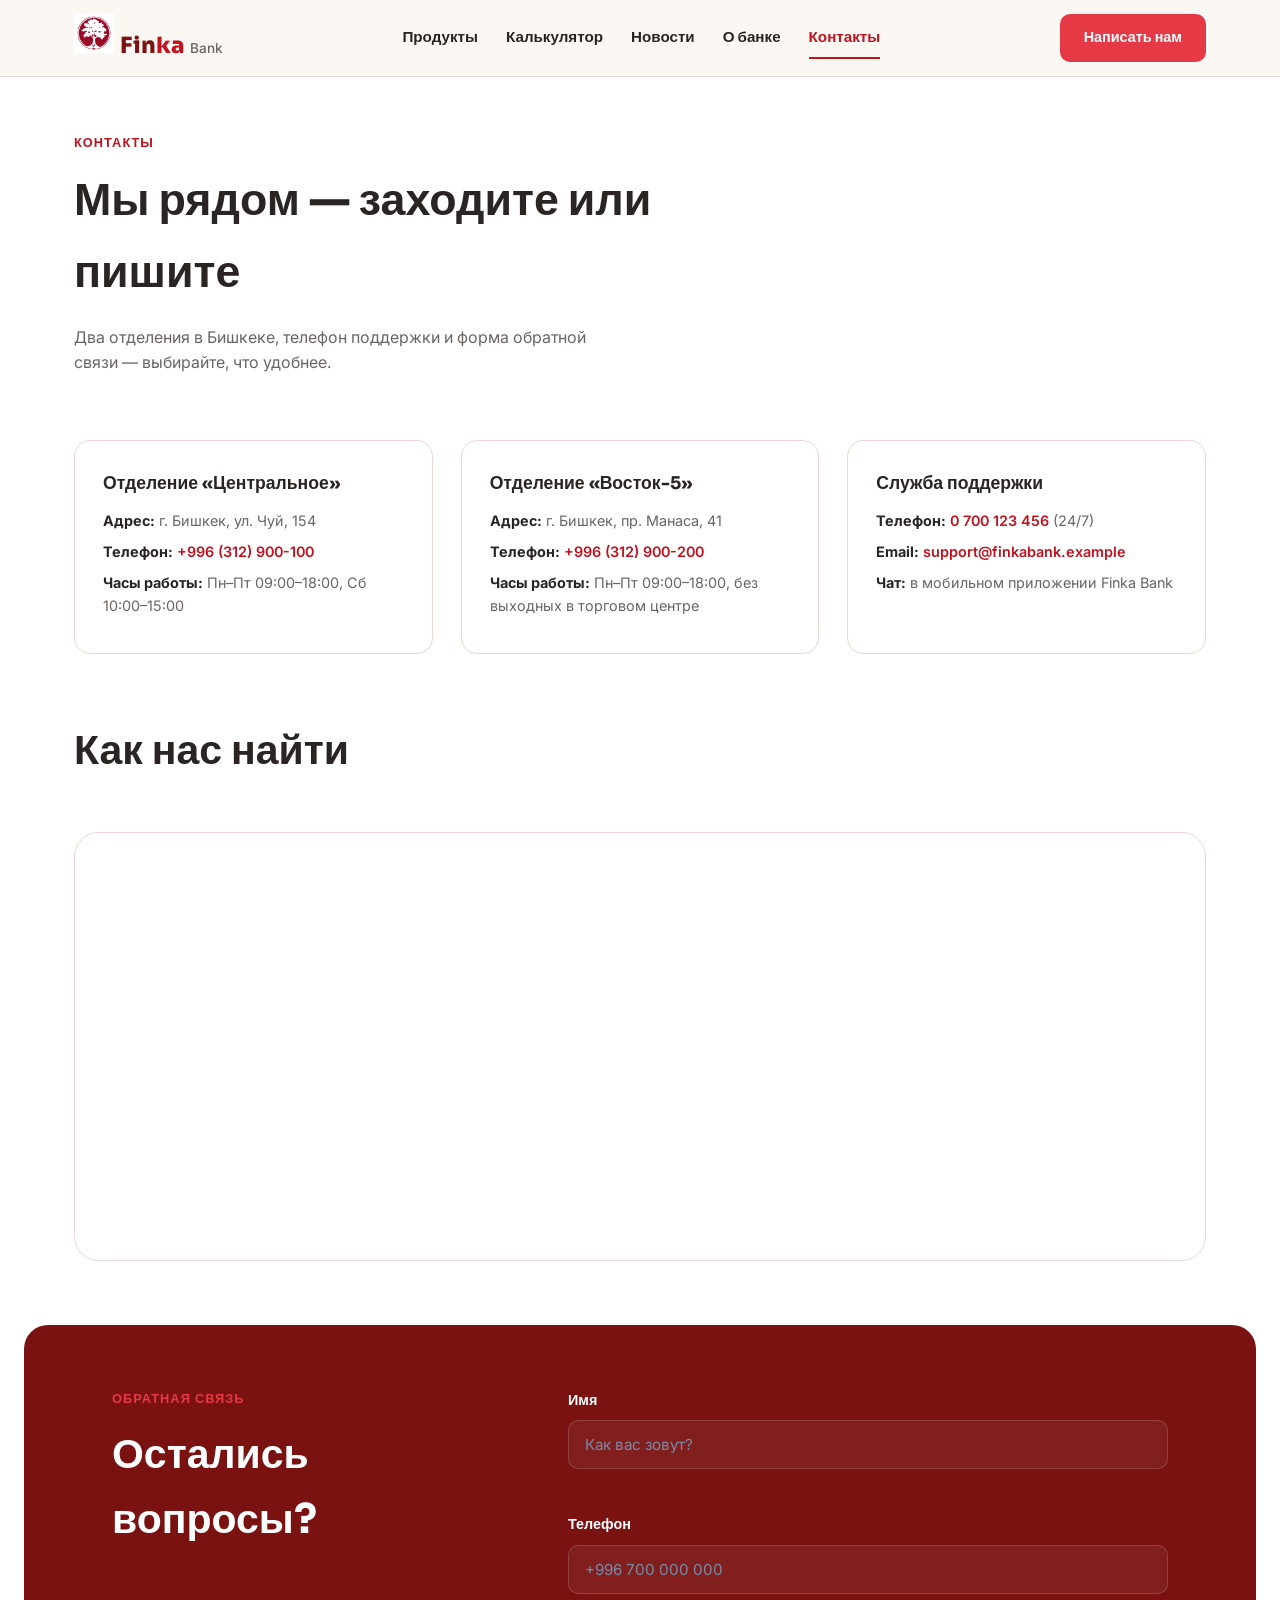
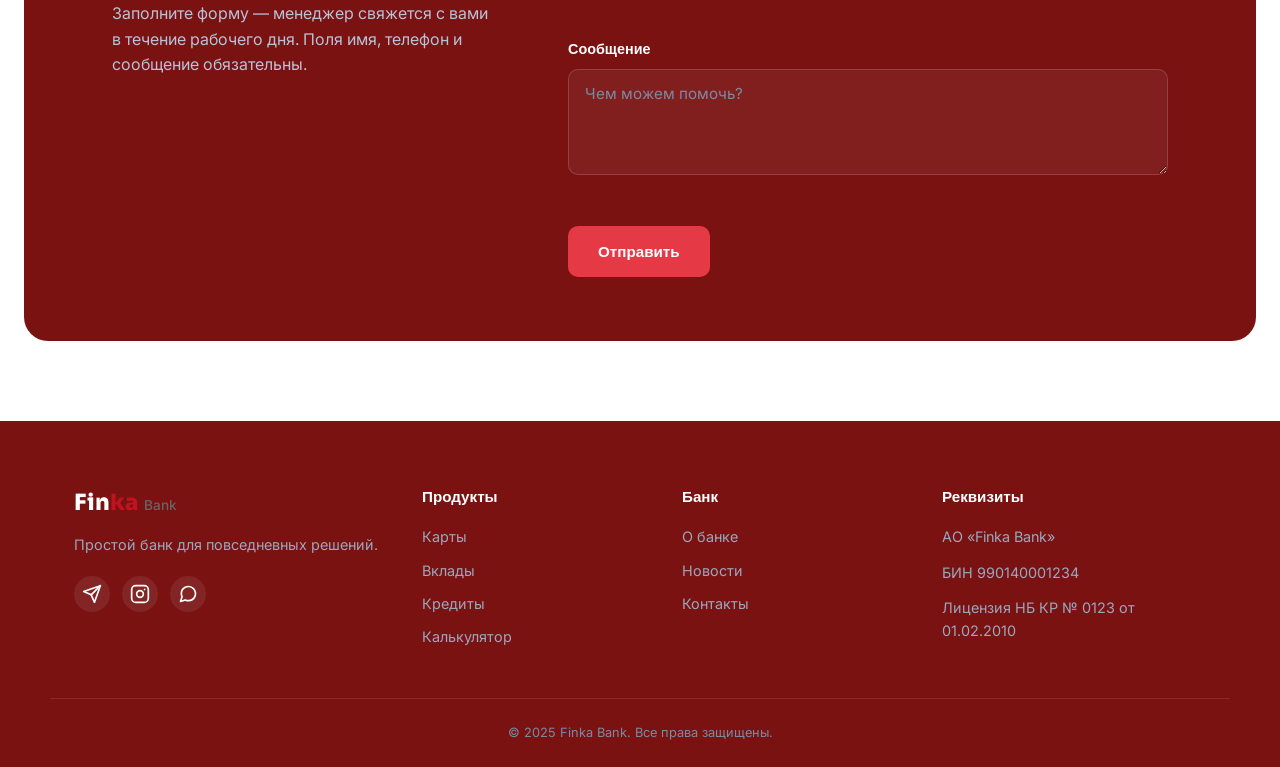
<file: contacts.html>
<!DOCTYPE html>
<html lang="ru">
<head>
  <meta charset="UTF-8">
  <meta name="viewport" content="width=device-width, initial-scale=1.0">
  <title>Контакты — Finka Bank</title>
  <link rel="preconnect" href="https://fonts.googleapis.com">
  <link href="https://fonts.googleapis.com/css2?family=Sora:wght@400;600;700;800&family=Inter:wght@400;500;600&display=swap" rel="stylesheet">
  <link rel="stylesheet" href="css/styles.css">
</head>
<body>

   
  <header class="header" id="header">
    <div class="container header__inner">
      <a href="index.html" class="logo">
        
        <img class="logo__image" src="images/finka.jpg" alt="Логотип Finka Bank" onerror="this.style.display='none'">
        <span class="logo__mark">Fin<span class="logo__accent">ka</span></span>
        <span class="logo__sub">Bank</span>
      </a>

      <nav class="nav" id="nav">
        <a href="index.html#products" class="nav__link">Продукты</a>
        <a href="index.html#calculator" class="nav__link">Калькулятор</a>
        <a href="index.html#news" class="nav__link">Новости</a>
        <a href="index.html#advantages" class="nav__link">О банке</a>
        <a href="contacts.html" class="nav__link nav__link--active">Контакты</a>
      </nav>

      <a href="#feedback-form" class="btn btn--primary header__cta">Написать нам</a>

      <button class="burger" id="burger" aria-label="Открыть меню">
        <span></span><span></span><span></span>
      </button>
    </div>
  </header>

  
  <section class="page-hero">
    <div class="container">
      <p class="eyebrow">Контакты</p>
      <h1 class="page-hero__title">Мы рядом — заходите или пишите</h1>
      <p class="page-hero__lead">
        Два отделения в Бишкеке, телефон поддержки и форма обратной связи —
        выбирайте, что удобнее.
      </p>
    </div>
  </section>

  
  <section class="branches">
    <div class="container">
      <div class="branches__grid">

        <div class="branch">
          <h3 class="branch__title">Отделение «Центральное»</h3>
          <p class="branch__row"><strong>Адрес:</strong> г. Бишкек, ул. Чуй, 154</p>
          <p class="branch__row"><strong>Телефон:</strong> <a href="tel:+996312900100">+996 (312) 900-100</a></p>
          <p class="branch__row"><strong>Часы работы:</strong> Пн–Пт 09:00–18:00, Сб 10:00–15:00</p>
        </div>

        <div class="branch">
          <h3 class="branch__title">Отделение «Восток-5»</h3>
          <p class="branch__row"><strong>Адрес:</strong> г. Бишкек, пр. Манаса, 41</p>
          <p class="branch__row"><strong>Телефон:</strong> <a href="tel:+996312900200">+996 (312) 900-200</a></p>
          <p class="branch__row"><strong>Часы работы:</strong> Пн–Пт 09:00–18:00, без выходных в торговом центре</p>
        </div>

        <div class="branch">
          <h3 class="branch__title">Служба поддержки</h3>
          <p class="branch__row"><strong>Телефон:</strong> <a href="tel:+996700123456">0 700 123 456</a> (24/7)</p>
          <p class="branch__row"><strong>Email:</strong> <a href="mailto:support@finkabank.example">support@finkabank.example</a></p>
          <p class="branch__row"><strong>Чат:</strong> в мобильном приложении Finka Bank</p>
        </div>

      </div>
    </div>
  </section>

  <section class="map-section">
    <div class="container">
      <h2 class="section__title">Как нас найти</h2>
      <div class="map-wrapper">
        <iframe
          src="https://www.google.com/maps?q=Бишкек,улица Фрунзе 131&output=embed"
          width="600"
          height="450"
          style="border:0;"
          allowfullscreen=""
          loading="lazy"
          referrerpolicy="no-referrer-when-downgrade"
          title="Карта отделения Finka Bank на улице Фрунзе">
        </iframe>
      </div>
    </div>
  </section>

  <section class="feedback" id="feedback-form">
    <div class="container feedback__inner">
      <div class="feedback__intro">
        <p class="section__eyebrow section__eyebrow--light">Обратная связь</p>
        <h2 class="section__title section__title--light">Остались вопросы?</h2>
        <p class="feedback__text">
          Заполните форму — менеджер свяжется с вами в течение рабочего дня.
          Поля имя, телефон и сообщение обязательны.
        </p>
      </div>

      <form class="form" id="feedbackForm" novalidate>
        <div class="form__field">
          <label for="name">Имя</label>
          <input type="text" id="name" name="name" placeholder="Как вас зовут?">
          <span class="form__error" id="nameError"></span>
        </div>

        <div class="form__field">
          <label for="phone">Телефон</label>
          <input type="tel" id="phone" name="phone" placeholder="+996 700 000 000">
          <span class="form__error" id="phoneError"></span>
        </div>

        <div class="form__field">
          <label for="message">Сообщение</label>
          <textarea id="message" name="message" rows="4" placeholder="Чем можем помочь?"></textarea>
          <span class="form__error" id="messageError"></span>
        </div>

        <button type="submit" class="btn btn--primary form__submit">Отправить</button>

        <p class="form__success" id="formSuccess">Спасибо! Мы получили ваше сообщение и скоро ответим.</p>
      </form>
    </div>
  </section>


  <footer class="footer">
    <div class="container footer__inner">

      <div class="footer__col footer__col--brand">
        <a href="index.html" class="logo logo--footer">
         
          <span class="logo__mark">Fin<span class="logo__accent">ka</span></span>
          <span class="logo__sub">Bank</span>
        </a>
        <p class="footer__text">Простой банк для повседневных решений.</p>
        <div class="footer__social">
          <a href="#" aria-label="Telegram" class="footer__social-link">
            <svg width="20" height="20" viewBox="0 0 24 24" fill="none" stroke="currentColor" stroke-width="2" stroke-linecap="round" stroke-linejoin="round"><path d="M22 2 11 13"/><path d="M22 2 15 22l-4-9-9-4 20-7z"/></svg>
          </a>
          <a href="#" aria-label="Instagram" class="footer__social-link">
            <svg width="20" height="20" viewBox="0 0 24 24" fill="none" stroke="currentColor" stroke-width="2" stroke-linecap="round" stroke-linejoin="round"><rect x="2" y="2" width="20" height="20" rx="5"/><circle cx="12" cy="12" r="4"/><line x1="17.5" y1="6.5" x2="17.5" y2="6.5"/></svg>
          </a>
          <a href="#" aria-label="WhatsApp" class="footer__social-link">
            <svg width="20" height="20" viewBox="0 0 24 24" fill="none" stroke="currentColor" stroke-width="2" stroke-linecap="round" stroke-linejoin="round"><path d="M21 11.5a8.38 8.38 0 0 1-.9 3.8 8.5 8.5 0 0 1-7.6 4.7 8.38 8.38 0 0 1-3.8-.9L3 21l1.9-5.7a8.38 8.38 0 0 1-.9-3.8 8.5 8.5 0 0 1 4.7-7.6 8.38 8.38 0 0 1 3.8-.9h.5a8.48 8.48 0 0 1 8 8v.5z"/></svg>
          </a>
        </div>
      </div>

      <div class="footer__col">
        <h4 class="footer__heading">Продукты</h4>
        <a href="index.html#products" class="footer__link">Карты</a>
        <a href="index.html#products" class="footer__link">Вклады</a>
        <a href="index.html#products" class="footer__link">Кредиты</a>
        <a href="index.html#calculator" class="footer__link">Калькулятор</a>
      </div>

      <div class="footer__col">
        <h4 class="footer__heading">Банк</h4>
        <a href="index.html#advantages" class="footer__link">О банке</a>
        <a href="index.html#news" class="footer__link">Новости</a>
        <a href="contacts.html" class="footer__link">Контакты</a>
      </div>

      <div class="footer__col">
        <h4 class="footer__heading">Реквизиты</h4>
        <p class="footer__text">АО «Finka Bank»</p>
        <p class="footer__text">БИН 990140001234</p>
        <p class="footer__text">Лицензия НБ КР № 0123 от 01.02.2010</p>
      </div>

    </div>

    <div class="container footer__bottom">
      <p>© 2025 Finka Bank. Все права защищены.</p>
    </div>
  </footer>

  <script src="js/script.js"></script>
</body>
</html>
</file>
<file: css/styles.css>
/* =========================================================
   FINKA BANK — STYLES
   Design tokens + base + components + responsive rules
   ========================================================= */

:root {
  /* Colors — Finka Bank red & white palette */
  --color-navy: #7A1212;
  --color-navy-light: #9C1B1B;
  --color-mint: #E63946;
  --color-mint-dark: #C1121F;
  --color-gold: #FF6B6B;
  --color-cream: #FFFFFF;
  --color-sand: #FCEAEA;
  --color-text: #2A2424;
  --color-text-light: #6B6464;
  --color-border: #F0D6D6;

  /* Typography */
  --font-display: 'Sora', sans-serif;
  --font-body: 'Inter', sans-serif;

  /* Layout */
  --container-width: 1180px;
  --radius-sm: 10px;
  --radius-md: 16px;
  --radius-lg: 24px;
}

/* ---------- Reset & base ---------- */
* {
  margin: 0;
  padding: 0;
  box-sizing: border-box;
}

html {
  scroll-behavior: smooth;
  overflow-x: hidden;
}

body {
  font-family: var(--font-body);
  color: var(--color-text);
  background: var(--color-cream);
  line-height: 1.6;
  -webkit-font-smoothing: antialiased;
  overflow-x: hidden;
  width: 100%;
}

img {
  max-width: 100%;
  display: block;
}

a {
  text-decoration: none;
  color: inherit;
}

ul {
  list-style: none;
}

.container {
  width: 100%;
  max-width: var(--container-width);
  margin: 0 auto;
  padding: 0 24px;
}

/* ---------- Buttons ---------- */
.btn {
  display: inline-flex;
  align-items: center;
  justify-content: center;
  font-family: var(--font-display);
  font-weight: 600;
  font-size: 0.95rem;
  padding: 14px 28px;
  border-radius: var(--radius-sm);
  border: 2px solid transparent;
  cursor: pointer;
  transition: transform 0.15s ease, box-shadow 0.15s ease, background 0.2s ease, color 0.2s ease;
}

.btn--primary {
  background: var(--color-mint);
  color: #fff;
}

.btn--primary:hover {
  background: var(--color-mint-dark);
  color: #fff;
  transform: translateY(-2px);
  box-shadow: 0 8px 20px rgba(46, 196, 182, 0.35);
}

.btn--ghost {
  background: transparent;
  border-color: var(--color-navy);
  color: var(--color-navy);
}

.btn--ghost:hover {
  background: var(--color-navy);
  color: #fff;
  transform: translateY(-2px);
}

/* ---------- Section helpers ---------- */
.section__eyebrow,
.eyebrow {
  font-family: var(--font-display);
  font-weight: 600;
  letter-spacing: 0.08em;
  text-transform: uppercase;
  font-size: 0.8rem;
  color: var(--color-mint-dark);
  margin-bottom: 12px;
}

.section__eyebrow--light {
  color: var(--color-mint);
}

.section__title {
  font-family: var(--font-display);
  font-weight: 700;
  font-size: clamp(1.8rem, 3.2vw, 2.6rem);
  margin-bottom: 48px;
  max-width: 640px;
}

.section__title--light {
  color: #fff;
}

/* =========================================================
   HEADER / NAV
   ========================================================= */

.header {
  position: sticky;
  top: 0;
  z-index: 50;
  background: rgba(251, 248, 243, 0.9);
  backdrop-filter: blur(8px);
  border-bottom: 1px solid var(--color-border);
}

.header__inner {
  display: flex;
  align-items: center;
  justify-content: space-between;
  height: 76px;
  gap: 24px;
}

.logo {
  display: flex;
  align-items: baseline;
  gap: 6px;
  font-family: var(--font-display);
  font-weight: 800;
  font-size: 1.4rem;
  color: var(--color-navy);
  white-space: nowrap;
}

/* Placeholder slot for a custom logo image.
   Replace the src="..." attribute on the <img class="logo__image">
   tag with a direct link to your logo file. If no valid link is
   set, the image stays hidden and the text logo is shown instead. */
.logo__image {
  height: 40px;
  width: auto;
  max-width: 160px;
  object-fit: contain;
  display: block;
}

.logo__accent {
  color: var(--color-mint-dark);
}

.logo__sub {
  font-family: var(--font-body);
  font-weight: 500;
  font-size: 0.85rem;
  color: var(--color-text-light);
}

.nav {
  display: flex;
  gap: 28px;
  flex: 1;
  justify-content: center;
}

.nav__link {
  font-family: var(--font-display);
  font-weight: 600;
  font-size: 0.95rem;
  color: var(--color-text);
  padding: 8px 0;
  border-bottom: 2px solid transparent;
  transition: color 0.15s ease, border-color 0.15s ease;
}

.nav__link:hover,
.nav__link--active {
  color: var(--color-mint-dark);
  border-color: var(--color-mint-dark);
}

.header__cta {
  padding: 10px 22px;
  font-size: 0.9rem;
}

/* Burger - hidden on desktop */
.burger {
  display: none;
  flex-direction: column;
  justify-content: center;
  gap: 5px;
  width: 36px;
  height: 36px;
  background: none;
  border: none;
  cursor: pointer;
}

.burger span {
  display: block;
  height: 2px;
  background: var(--color-navy);
  border-radius: 2px;
  transition: transform 0.2s ease, opacity 0.2s ease;
}

/* =========================================================
   HERO
   ========================================================= */

.hero {
  padding: 64px 0 96px;
}

.hero__inner {
  display: grid;
  grid-template-columns: 1.1fr 0.9fr;
  gap: 56px;
  align-items: center;
}

.hero__title {
  font-family: var(--font-display);
  font-weight: 800;
  font-size: clamp(2.4rem, 5vw, 3.6rem);
  line-height: 1.1;
  margin: 12px 0 20px;
  letter-spacing: -0.01em;
}

.hero__lead {
  font-size: 1.05rem;
  color: var(--color-text-light);
  max-width: 460px;
  margin-bottom: 32px;
}

.hero__actions {
  display: flex;
  gap: 16px;
  flex-wrap: wrap;
}

.hero__card {
  background: var(--color-navy);
  color: #fff;
  border-radius: var(--radius-lg);
  padding: 36px;
  box-shadow: 0 24px 60px rgba(20, 35, 58, 0.25);
}

.hero__card-label {
  font-family: var(--font-display);
  font-size: 0.85rem;
  text-transform: uppercase;
  letter-spacing: 0.08em;
  color: var(--color-mint);
  margin-bottom: 8px;
}

.hero__card-value {
  font-family: var(--font-display);
  font-weight: 800;
  font-size: 2.8rem;
  margin-bottom: 24px;
}

.hero__card-value span {
  font-size: 1.1rem;
  font-weight: 500;
  color: #B7C2D6;
  margin-left: 6px;
}

.hero__card-row {
  display: flex;
  justify-content: space-between;
  padding: 10px 0;
  border-top: 1px solid rgba(255, 255, 255, 0.12);
  font-size: 0.95rem;
  color: #C8D1E2;
}

.hero__card-link {
  display: inline-block;
  margin-top: 24px;
  font-family: var(--font-display);
  font-weight: 600;
  color: var(--color-mint);
}

/* =========================================================
   PRODUCTS
   ========================================================= */

.products {
  padding: 64px 0;
}

.products__grid {
  display: grid;
  grid-template-columns: repeat(3, 1fr);
  gap: 28px;
}

.card {
  background: #fff;
  border: 1px solid var(--color-border);
  border-radius: var(--radius-md);
  padding: 32px;
  display: flex;
  flex-direction: column;
  transition: transform 0.2s ease, box-shadow 0.2s ease;
}

.card:hover {
  transform: translateY(-4px);
  box-shadow: 0 16px 40px rgba(20, 35, 58, 0.08);
}

.card__icon {
  width: 56px;
  height: 56px;
  border-radius: 50%;
  display: flex;
  align-items: center;
  justify-content: center;
  margin-bottom: 20px;
}

.card__icon--mint { background: rgba(230, 57, 70, 0.12); color: var(--color-mint-dark); }
.card__icon--gold { background: rgba(255, 107, 107, 0.18); color: var(--color-mint-dark); }
.card__icon--navy { background: rgba(122, 18, 18, 0.08); color: var(--color-navy); }

.card__title {
  font-family: var(--font-display);
  font-size: 1.3rem;
  margin-bottom: 8px;
}

.card__text {
  color: var(--color-text-light);
  font-size: 0.95rem;
  margin-bottom: 16px;
}

.card__list {
  margin-bottom: 24px;
  flex-grow: 1;
}

.card__list li {
  position: relative;
  padding-left: 20px;
  font-size: 0.9rem;
  color: var(--color-text);
  margin-bottom: 8px;
}

.card__list li::before {
  content: "";
  position: absolute;
  left: 0;
  top: 9px;
  width: 8px;
  height: 8px;
  border-radius: 50%;
  background: var(--color-mint);
}

.card__link {
  font-family: var(--font-display);
  font-weight: 600;
  color: var(--color-mint-dark);
}

/* =========================================================
   CALCULATOR
   ========================================================= */

.calculator {
  background: var(--color-navy);
  padding: 80px 0;
  border-radius: var(--radius-lg);
  margin: 0 24px;
}

.calculator__inner {
  display: grid;
  grid-template-columns: 0.9fr 1.1fr;
  gap: 56px;
  align-items: center;
}

.calculator__text {
  color: #B7C2D6;
  max-width: 420px;
}

.calculator__card {
  background: var(--color-navy-light);
  border-radius: var(--radius-md);
  padding: 36px;
  border: 1px solid rgba(255, 255, 255, 0.08);
}

.field {
  margin-bottom: 24px;
}

.field__head {
  display: flex;
  justify-content: space-between;
  align-items: baseline;
  margin-bottom: 10px;
  color: #fff;
  font-family: var(--font-display);
  font-weight: 600;
  font-size: 0.95rem;
}

.field__value {
  color: var(--color-mint);
}

input[type="range"] {
  width: 100%;
  height: 4px;
  border-radius: 4px;
  background: rgba(255, 255, 255, 0.18);
  -webkit-appearance: none;
  appearance: none;
}

input[type="range"]::-webkit-slider-thumb {
  -webkit-appearance: none;
  width: 20px;
  height: 20px;
  border-radius: 50%;
  background: var(--color-mint);
  cursor: pointer;
  border: 3px solid var(--color-navy-light);
}

input[type="range"]::-moz-range-thumb {
  width: 20px;
  height: 20px;
  border-radius: 50%;
  background: var(--color-mint);
  cursor: pointer;
  border: 3px solid var(--color-navy-light);
}

.calculator__result {
  background: rgba(46, 196, 182, 0.08);
  border: 1px solid rgba(46, 196, 182, 0.25);
  border-radius: var(--radius-sm);
  padding: 24px;
  text-align: center;
  margin: 28px 0 24px;
}

.calculator__result-label {
  font-family: var(--font-display);
  font-size: 0.8rem;
  text-transform: uppercase;
  letter-spacing: 0.08em;
  color: var(--color-mint);
  margin-bottom: 8px;
}

.calculator__result-value {
  font-family: var(--font-display);
  font-weight: 800;
  font-size: 2.4rem;
  color: #fff;
  margin-bottom: 6px;
}

.calculator__result-sub {
  font-size: 0.85rem;
  color: #B7C2D6;
}

.calculator__cta {
  width: 100%;
}

/* =========================================================
   NEWS
   ========================================================= */

.news {
  padding: 80px 0;
}

.news__grid {
  display: grid;
  grid-template-columns: repeat(3, 1fr);
  gap: 28px;
  margin-bottom: 40px;
}

.news-card {
  background: #fff;
  border: 1px solid var(--color-border);
  border-radius: var(--radius-md);
  overflow: hidden;
  transition: opacity 0.3s ease, transform 0.3s ease;
}

.news-card__image {
  height: 160px;
  background: linear-gradient(135deg, var(--color-mint) 0%, var(--color-navy) 100%);
  position: relative;
  overflow: hidden;
}

.news-card__image--1 { background: linear-gradient(135deg, #E63946, #7A1212); }
.news-card__image--2 { background: linear-gradient(135deg, #FF6B6B, #7A1212); }
.news-card__image--3 { background: linear-gradient(135deg, #E63946, #C1121F); }
.news-card__image--4 { background: linear-gradient(135deg, #7A1212, #6B6464); }
.news-card__image--5 { background: linear-gradient(135deg, #FF6B6B, #E63946); }
.news-card__image--6 { background: linear-gradient(135deg, #C1121F, #7A1212); }

.news-card__image img {
  width: 100%;
  height: 100%;
  object-fit: cover;
  display: block;
}

.news-card__date {
  font-size: 0.8rem;
  color: var(--color-text-light);
  padding: 20px 24px 0;
}

.news-card__title {
  font-family: var(--font-display);
  font-size: 1.1rem;
  padding: 8px 24px 0;
}

.news-card__text {
  font-size: 0.9rem;
  color: var(--color-text-light);
  padding: 8px 24px 24px;
}

/* Hidden cards toggled by JS "Показать ещё" */
.news-card--hidden {
  display: none;
}

.news__more {
  text-align: center;
}

/* =========================================================
   ADVANTAGES
   ========================================================= */

.advantages {
  padding: 64px 0 96px;
}

.advantages__grid {
  display: grid;
  grid-template-columns: repeat(4, 1fr);
  gap: 28px;
}

.advantage__icon {
  width: 48px;
  height: 48px;
  border-radius: 50%;
  background: var(--color-sand);
  color: var(--color-mint-dark);
  display: flex;
  align-items: center;
  justify-content: center;
  margin-bottom: 16px;
}

.advantage__title {
  font-family: var(--font-display);
  font-size: 1.05rem;
  margin-bottom: 8px;
}

.advantage__text {
  font-size: 0.9rem;
  color: var(--color-text-light);
}

/* =========================================================
   TESTIMONIALS SLIDER
   ========================================================= */

.testimonials {
  padding: 0 0 96px;
}

.slider {
  background: var(--color-sand);
  border-radius: var(--radius-lg);
  padding: 48px;
  overflow: hidden;
}

.slider__track {
  display: flex;
  transition: transform 0.4s ease;
}

.slide {
  flex: 0 0 100%;
  text-align: center;
  padding: 0 40px;
}

.slide__quote {
  font-family: var(--font-display);
  font-size: clamp(1.1rem, 2vw, 1.5rem);
  font-weight: 600;
  line-height: 1.5;
  color: var(--color-navy);
  max-width: 720px;
  margin: 0 auto 20px;
}

/* Placeholder slot for a client photo.
   Replace the src="..." attribute on the <img class="slide__avatar">
   tag with a direct link to the photo. If no valid link is set,
   the image stays hidden. */
.slide__avatar {
  width: 56px;
  height: 56px;
  border-radius: 50%;
  object-fit: cover;
  margin: 0 auto 16px;
  display: block;
}

.slide__author {
  font-size: 0.9rem;
  color: var(--color-text-light);
}

.slider__controls {
  display: flex;
  align-items: center;
  justify-content: center;
  gap: 20px;
  margin-top: 32px;
}

.slider__btn {
  width: 40px;
  height: 40px;
  border-radius: 50%;
  border: 2px solid var(--color-navy);
  background: transparent;
  color: var(--color-navy);
  font-size: 1.1rem;
  cursor: pointer;
  transition: background 0.15s ease, color 0.15s ease;
}

.slider__btn:hover {
  background: var(--color-navy);
  color: #fff;
}

.slider__dots {
  display: flex;
  gap: 8px;
}

.slider__dot {
  width: 10px;
  height: 10px;
  border-radius: 50%;
  background: var(--color-border);
  cursor: pointer;
  border: none;
  padding: 0;
  transition: background 0.15s ease;
}

.slider__dot--active {
  background: var(--color-mint-dark);
}

/* =========================================================
   FOOTER
   ========================================================= */

.footer {
  background: var(--color-navy);
  color: #C8D1E2;
  padding: 64px 0 24px;
}

.footer__inner {
  display: grid;
  grid-template-columns: 1.4fr 1fr 1fr 1.2fr;
  gap: 40px;
  padding-bottom: 40px;
  border-bottom: 1px solid rgba(255, 255, 255, 0.1);
}

.footer .logo {
  color: #fff;
}

.footer__text {
  font-size: 0.9rem;
  color: #9AA7BD;
  margin-top: 12px;
}

.footer__social {
  display: flex;
  gap: 12px;
  margin-top: 20px;
}

.footer__social-link {
  width: 36px;
  height: 36px;
  border-radius: 50%;
  background: rgba(255, 255, 255, 0.08);
  display: flex;
  align-items: center;
  justify-content: center;
  color: #fff;
  transition: background 0.15s ease;
}

.footer__social-link:hover {
  background: var(--color-mint);
  color: var(--color-navy);
}

.footer__heading {
  font-family: var(--font-display);
  font-size: 0.95rem;
  color: #fff;
  margin-bottom: 16px;
}

.footer__link {
  display: block;
  font-size: 0.9rem;
  color: #9AA7BD;
  margin-bottom: 10px;
  transition: color 0.15s ease;
}

.footer__link:hover {
  color: var(--color-mint);
}

.footer__bottom {
  padding-top: 24px;
  font-size: 0.8rem;
  color: #7A8AA3;
  text-align: center;
}

/* =========================================================
   CONTACTS PAGE
   ========================================================= */

.page-hero {
  padding: 56px 0 40px;
}

.page-hero__title {
  font-family: var(--font-display);
  font-weight: 800;
  font-size: clamp(2rem, 4vw, 2.8rem);
  margin: 12px 0 16px;
  max-width: 640px;
}

.page-hero__lead {
  color: var(--color-text-light);
  max-width: 520px;
}

.branches {
  padding: 24px 0 64px;
}

.branches__grid {
  display: grid;
  grid-template-columns: repeat(3, 1fr);
  gap: 28px;
}

.branch {
  background: #fff;
  border: 1px solid var(--color-border);
  border-radius: var(--radius-md);
  padding: 28px;
}

.branch__title {
  font-family: var(--font-display);
  font-size: 1.1rem;
  margin-bottom: 12px;
}

.branch__row {
  font-size: 0.9rem;
  color: var(--color-text-light);
  margin-bottom: 8px;
}

.branch__row strong {
  color: var(--color-text);
}

.branch__row a {
  color: var(--color-mint-dark);
  font-weight: 600;
}

.map-section {
  padding: 0 0 64px;
}

.map-wrapper {
  border-radius: var(--radius-lg);
  overflow: hidden;
  border: 1px solid var(--color-border);
}

.map-wrapper iframe {
  width: 100%;
  height: 420px;
}

/* ---------- Feedback form ---------- */
.feedback {
  background: var(--color-navy);
  border-radius: var(--radius-lg);
  margin: 0 24px 80px;
  padding: 64px;
}

.feedback__inner {
  display: grid;
  grid-template-columns: 0.8fr 1.2fr;
  gap: 56px;
}

.feedback__text {
  color: #B7C2D6;
  max-width: 380px;
}

.form__field {
  margin-bottom: 20px;
}

.form__field label {
  display: block;
  font-family: var(--font-display);
  font-weight: 600;
  font-size: 0.9rem;
  color: #fff;
  margin-bottom: 8px;
}

.form__field input,
.form__field textarea {
  width: 100%;
  padding: 14px 16px;
  border-radius: var(--radius-sm);
  border: 1px solid rgba(255, 255, 255, 0.15);
  background: rgba(255, 255, 255, 0.06);
  color: #fff;
  font-family: var(--font-body);
  font-size: 0.95rem;
  resize: vertical;
}

.form__field input::placeholder,
.form__field textarea::placeholder {
  color: #7A8AA3;
}

.form__field input:focus,
.form__field textarea:focus {
  outline: 2px solid var(--color-mint);
  outline-offset: 1px;
}

.form__field.has-error input,
.form__field.has-error textarea {
  outline: 1px solid #E5605A;
}

.form__error {
  display: block;
  min-height: 18px;
  font-size: 0.8rem;
  color: #F4A09C;
  margin-top: 6px;
}

.form__success {
  display: none;
  margin-top: 16px;
  font-size: 0.9rem;
  color: var(--color-mint);
  font-weight: 600;
}

.form__success--visible {
  display: block;
}

/* =========================================================
   RESPONSIVE — TABLET (≤1024px)
   ========================================================= */

@media (max-width: 1024px) {
  .header__inner {
    gap: 16px;
  }

  .nav {
    gap: 16px;
  }

  .nav__link {
    font-size: 0.88rem;
  }

  .header__cta {
    padding: 10px 18px;
    font-size: 0.85rem;
    white-space: nowrap;
  }

  .hero__inner,
  .calculator__inner,
  .feedback__inner {
    grid-template-columns: 1fr;
  }

  .hero__card {
    max-width: 480px;
  }

  .products__grid,
  .news__grid,
  .branches__grid {
    grid-template-columns: repeat(2, 1fr);
  }

  .advantages__grid {
    grid-template-columns: repeat(2, 1fr);
  }

  .footer__inner {
    grid-template-columns: repeat(2, 1fr);
  }

  .map-wrapper iframe {
    height: 360px;
  }
}

/* =========================================================
   RESPONSIVE — MOBILE (≤768px)
   ========================================================= */

@media (max-width: 768px) {
  .nav {
    position: absolute;
    top: 76px;
    left: 0;
    right: 0;
    background: var(--color-cream);
    border-bottom: 1px solid var(--color-border);
    flex-direction: column;
    align-items: center;
    padding: 16px 0;
    gap: 12px;
    transform: translateY(-12px);
    opacity: 0;
    pointer-events: none;
    transition: transform 0.2s ease, opacity 0.2s ease;
  }

  .nav--open {
    transform: translateY(0);
    opacity: 1;
    pointer-events: auto;
  }

  .header__cta {
    display: none;
  }

  .burger {
    display: flex;
  }

  .burger--open span:nth-child(1) {
    transform: translateY(7px) rotate(45deg);
  }

  .burger--open span:nth-child(2) {
    opacity: 0;
  }

  .burger--open span:nth-child(3) {
    transform: translateY(-7px) rotate(-45deg);
  }

  .products__grid,
  .news__grid,
  .advantages__grid,
  .branches__grid,
  .footer__inner {
    grid-template-columns: 1fr;
  }

  .calculator,
  .feedback {
    margin: 0 16px;
    padding: 40px 24px;
  }

  .slider {
    padding: 32px 20px;
  }

  .slide {
    padding: 0;
  }

  .container {
    padding: 0 16px;
  }

  .hero {
    padding: 40px 0 64px;
  }

  .products,
  .news,
  .advantages {
    padding: 40px 0;
  }

  .advantages {
    padding-bottom: 64px;
  }

  .news__grid,
  .products__grid,
  .advantages__grid,
  .branches__grid {
    gap: 20px;
  }

  .map-wrapper iframe {
    height: 280px;
  }

  .footer__inner {
    gap: 32px;
  }

  .feedback {
    padding: 32px 20px;
  }

  .branch {
    padding: 24px;
  }
}

/* =========================================================
   RESPONSIVE — SMALL MOBILE (≤375px)
   ========================================================= */

@media (max-width: 375px) {
  .logo__image {
    height: 32px;
    max-width: 120px;
  }

  .logo__sub {
    display: none;
  }

  .header__inner {
    height: 64px;
  }

  .news-card__image {
    height: 140px;
  }

  .hero__card {
    padding: 24px;
  }

  .hero__card-value {
    font-size: 2.2rem;
  }

  .btn {
    width: 100%;
  }

  .hero__actions {
    flex-direction: column;
  }

  .calculator__result-value {
    font-size: 2rem;
  }
}
</file>
